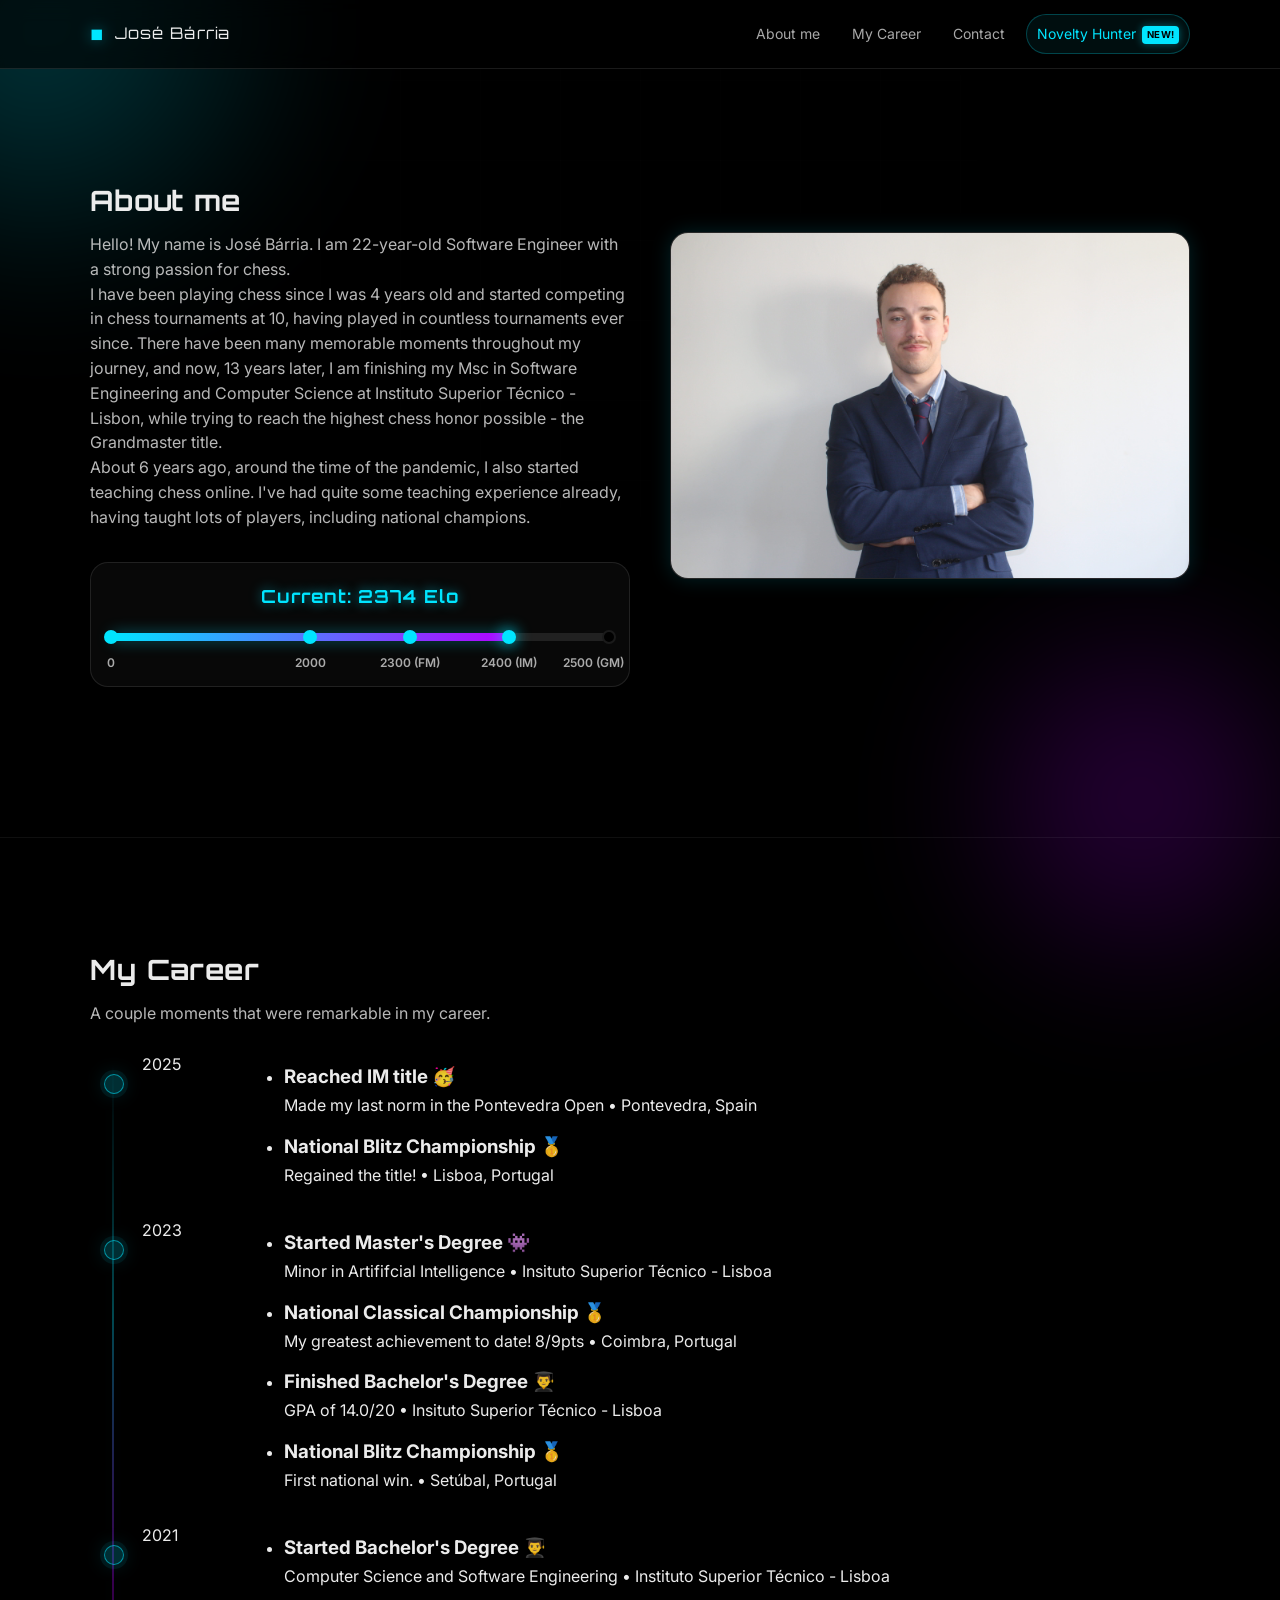
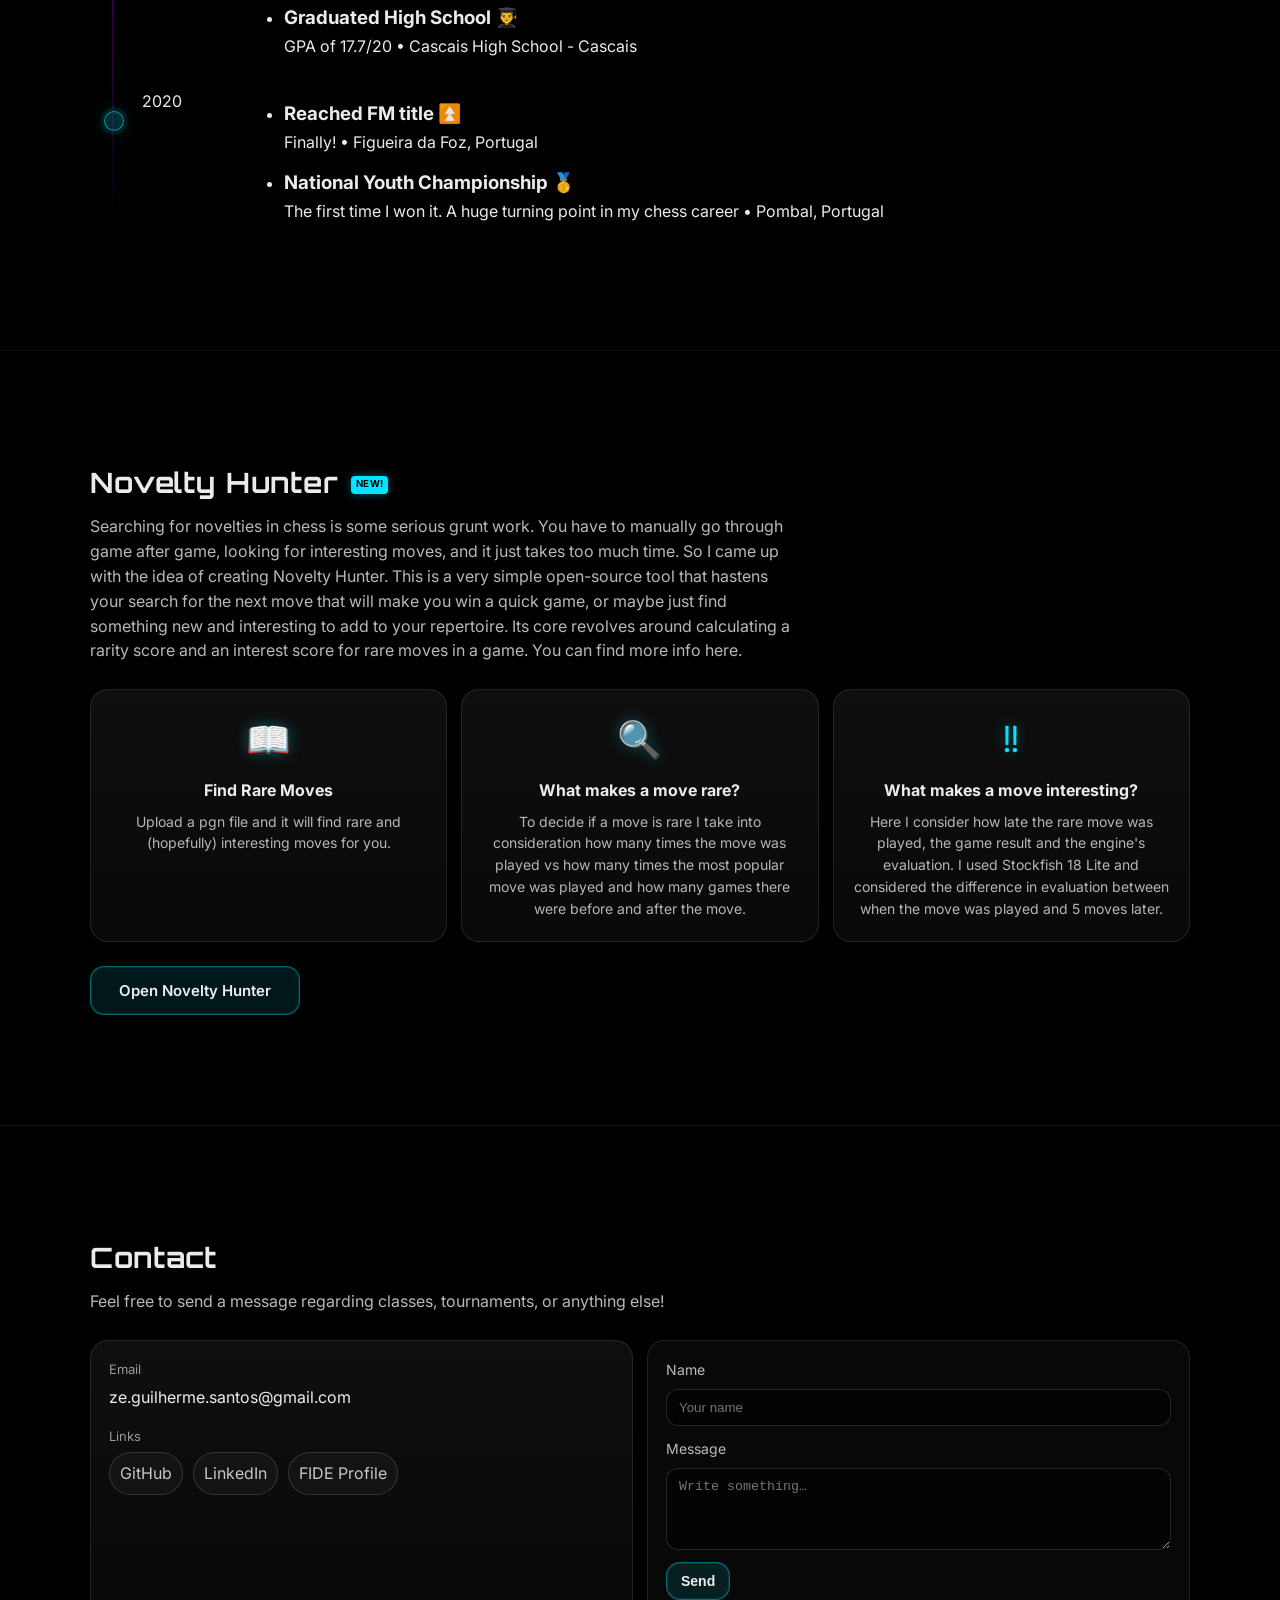
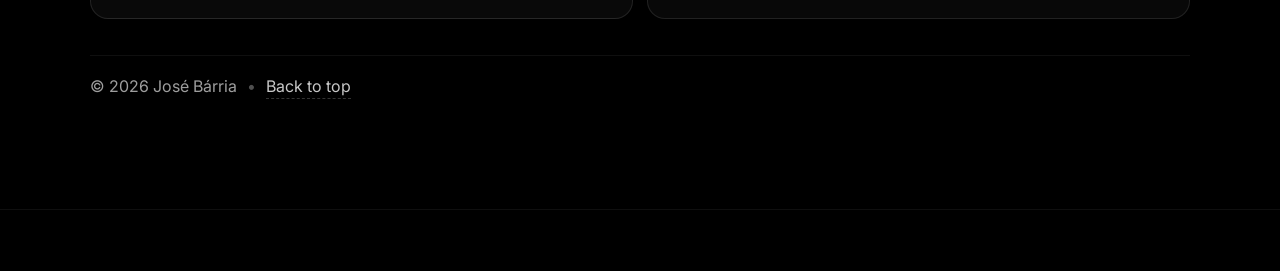
<file: index.html>
<!doctype html>
<html lang="en">
  <head>
    <meta charset="UTF-8" />
    <meta name="viewport" content="width=device-width, initial-scale=1.0" />
    <title>José Bárria</title>

    <!-- Optional: futuristic fonts (remove if you want fully offline/no external calls) -->
    <link rel="preconnect" href="https://fonts.googleapis.com">
    <link rel="preconnect" href="https://fonts.gstatic.com" crossorigin>
    <link href="https://fonts.googleapis.com/css2?family=Orbitron:wght@500;700&family=Inter:wght@400;600&display=swap" rel="stylesheet">

    <link rel="icon" type="image/jpeg" href="images/website_icon.jpg" />
    <link rel="stylesheet" href="styles.css" />
  </head>

  <body>
    <!-- Ambient neon background accents -->
    <div class="ambient" aria-hidden="true">
      <div class="glow glow--a"></div>
      <div class="glow glow--b"></div>
      <div class="grid"></div>
    </div>

    <header class="header">
      <div class="header__inner">
        <a class="brand" href="#about" aria-label="Go to Home">
          <span class="brand__mark">◼</span>
          <span class="brand__text">José Bárria</span>
        </a>

        <nav class="nav" aria-label="Primary">
          <a class="nav__link" href="#about">About me</a>
          <a class="nav__link" href="#career">My Career</a>
          <a class="nav__link" href="#contact">Contact</a>
          <a class="nav__link nav__link--accent" href="novelty-hunter/">Novelty Hunter <span class="badge-new">New!</span></a>
        </nav>
      </div>
    </header>

    <main class="main">
      <!-- HOME -->
      <!-- <section id="home" class="section section--hero reveal">
        <div class="container">
          <p class="eyebrow">SOFTWARE ENGINEERING / CHESS</p>
          <h1 class="title">
            Hi, my name is <span class="neon">José Bárria</span>.
            <br />
            I am a Software Engineer trying to achieve the <span class="neon neon--alt">Grandmaster Title</span> in <span class="neon">chess</span>.
          </h1>

          <p class="lead">
            Welcome to my website.
          </p>

          <div class="cta">
            <a class="btn btn--primary" href="#about">Profile</a>
            <a class="btn btn--ghost" href= "#contact">Contact</a>
          </div>

          <div class="hint">
            <span class="hint__dot"></span>
            <span class="hint__text">Scroll for more</span>
          </div>
        </div>
      </section> -->

      <!-- ABOUT -->
      <section id="about" class="section">
        <div class="container">
          <h2 class="section__title">About me</h2>
          <div class="about__content">
            <div class="about__text">
              <p class="section__text">
                Hello! My name is José Bárria. I am 22-year-old Software Engineer with a strong passion for chess. <br/>
                I have been playing chess since I was 4 years old and started competing in chess tournaments at 10,
                having played in countless tournaments ever since. There have been many memorable moments throughout
                my journey, and now, 13 years later, I am finishing my Msc in Software Engineering and Computer Science
                at Instituto Superior Técnico - Lisbon, while trying to reach the highest chess honor possible - 
                the Grandmaster title. <br/>
                About 6 years ago, around the time of the pandemic, I also started teaching chess online. I've had quite
                some teaching experience already, having taught lots of players, including national champions.
              </p>

              <div class="progress-container">
                <span class="progress-status-centered">Current: 2374 Elo</span>

                <div class="progress-track">
                  <div class="progress-fill" style="width: 80%;"></div>
                  
                  <div class="milestone-dot dot--0" data-label="0" data-info="The first rating I ever had was actually 1538. Achieved Feb 2015"></div>
                  <div class="milestone-dot dot--2000" data-label="2000" data-info="So called expert level. Achieved Jan 2018"></div>
                  <div class="milestone-dot dot--2300" data-label="2300 (FM)" data-info="Huge breakthrough for me. Achieved Oct 2020"></div>
                  <div class="milestone-dot dot--2400" data-label="2400 (IM)" data-info="Took me a while. Achieved Sept 2025"></div>
                  <div class="milestone-dot dot--2500" data-label="2500 (GM)" data-info="The highest honor in chess. Working on it!"></div>
                </div>
              </div>
              <!-- <div class="cards">
                <article class="card">
                  <h3 class="card__title">Goal</h3>
                  <p class="card__text">
                    Grandmaster: I need to get
                    <span class="tooltip">
                      3 GM Norms
                      <span class="tooltip__content">
                        A GM norm is achieved by scoring a required performance rating
                        in an international tournament against very strong opponents.
                      </span>
                    </span>
                    and surpass <span class="tooltip">
                      2500 FIDE Elo
                      <span class="tooltip__content">
                        FIDE Elo is a numerical rating system that rules the chess world.
                        FIDE is the Chess International Federation.
                      </span>
                    </span>
                    to achieve the title.
                  </p>
                </article>
                </article>
                <article class="card">
                  <h3 class="card__title">Currently</h3>
                  <p class="card__text">I am investing a lot of time and money into chess and we'll see how far I can get!</p>
                </article>
                <article class="card">
                  <h3 class="card__title">Eternal Learner</h3>
                  <p class="card__text">Being an obsessive learner, I love sports, 
                    learning new languages, and stuff like that. I currently speak Portuguese, English and Spanish flutently
                    and am looking to expand that in the future!
                  </p>
                </article>
              </div> -->
            </div>

            <div class="about__image">
              <img src="./images/fato_2.jpg" alt="José Bárria" class="profile-img">
            </div>

          </div>
        </div>
      </section>

      <!-- CAREER -->
      <section id="career" class="section reveal">
        <div class="container">
          <h2 class="section__title">My Career</h2>
          <p class="section__text">
            A couple moments that were remarkable in my career.
          </p>
          <div class="career-timeline-wrapper">
            <div class="career-timeline">
              <article class="milestone">
                <div class="milestone__left">
                  <time class="milestone__date">2025</time>
                </div>

                <div class="milestone__card">
                  <ul>
                    <li>
                      <h3 class="milestone__title">Reached IM title 🥳</h3>
                      <p class="milestone__meta">Made my last norm in the Pontevedra Open • Pontevedra, Spain</p>
                    </li>
                    <li>
                      <h3 class="milestone__title">National Blitz Championship 🥇</h3>
                      <p class="milestone__meta">Regained the title! • Lisboa, Portugal</p>
                    </li>   
                  </ul>
                </div>
              </article>

              <article class="milestone">
                <div class="milestone__left">
                  <time class="milestone__date">2023</time>
                </div>

                <div class="milestone__card">
                  <ul>
                    <li>
                      <h3 class="milestone__title">Started Master's Degree 👾</h3>
                      <p class="milestone__meta">Minor in Artififcial Intelligence • Insituto Superior Técnico - Lisboa</p>
                    </li>
                    <li>
                      <h3 class="milestone__title">National Classical Championship 🥇</h3>
                      <p class="milestone__meta">My greatest achievement to date! 8/9pts • Coimbra, Portugal</p>
                    </li> 
                    <li>
                      <h3 class="milestone__title">Finished Bachelor's Degree 👨‍🎓</h3>
                      <p class="milestone__meta">GPA of 14.0/20 • Insituto Superior Técnico - Lisboa</p>
                    </li>
                    <li>
                      <h3 class="milestone__title">National Blitz Championship 🥇</h3>
                      <p class="milestone__meta">First national win. • Setúbal, Portugal</p>
                    </li>                 
                  </ul>
                </div>
              </article>

              <article class="milestone">
                <div class="milestone__left">
                  <time class="milestone__date">2021</time>
                </div>

                <div class="milestone__card">
                  <ul>        
                    <li>
                      <h3 class="milestone__title">Started Bachelor's Degree 👨‍🎓</h3>
                      <p class="milestone__meta">Computer Science and Software Engineering • Instituto Superior Técnico - Lisboa</p>
                    </li>
                    <li>
                      <h3 class="milestone__title">Graduated High School 👨‍🎓</h3>
                      <p class="milestone__meta">GPA of 17.7/20 • Cascais High School - Cascais</p>
                    </li>    
                  </ul>
                </div>
              </article>

              <article class="milestone">
                <div class="milestone__left">
                  <time class="milestone__date">2020</time>
                </div>

                <div class="milestone__card">
                  <ul>
                    <li>
                      <h3 class="milestone__title">Reached FM title ⏫</h3>
                      <p class="milestone__meta">Finally! • Figueira da Foz, Portugal</p>
                    </li>
                    <li>
                      <h3 class="milestone__title">National Youth Championship 🥇</h3>
                      <p class="milestone__meta">The first time I won it. A huge turning point in my chess career • Pombal, Portugal</p>
                    </li>       
                  </ul>
                </div>
              </article>

            </div>
          </div>
      </div>
      </section>

      <!-- CLASSES
      <section id="classes" class="section reveal">
        <div class="container">
          <h2 class="section__title">Classes</h2>
          <p class="section__text">
            Boilerplate: highlight relevant courses, what you learned, and what projects came out of them.
          </p>

          <div class="timeline">
            <div class="timeline__item">
              <div class="timeline__tag">Course</div>
              <div class="timeline__content">
                <h3 class="timeline__title">Course Name — Topic</h3>
                <p class="timeline__text">Boilerplate: key topics, tools, and outcomes.</p>
              </div>
            </div>

            <div class="timeline__item">
              <div class="timeline__tag">Course</div>
              <div class="timeline__content">
                <h3 class="timeline__title">Course Name — Topic</h3>
                <p class="timeline__text">Boilerplate: projects, skills, and takeaways.</p>
              </div>
            </div>

            <div class="timeline__item">
              <div class="timeline__tag">Course</div>
              <div class="timeline__content">
                <h3 class="timeline__title">Course Name — Topic</h3>
                <p class="timeline__text">Boilerplate: what you’re proud of and what you improved.</p>
              </div>
            </div>
          </div>
        </div>
      </section>
      -->

      <!-- NOVELTY HUNTER -->
      <section id="novelty-hunter" class="section reveal">
        <div class="container">
          <h2 class="section__title">Novelty Hunter <span class="badge-new">New!</span></h2>
          <p class="section__text">
            Searching for novelties in chess is some serious grunt work. You have to manually
            go through game after game, looking for interesting moves, and it just takes too much time.
            So I came up with the idea of creating Novelty Hunter. This is a very simple open-source tool
            that hastens your search for the next move that will make you win a quick game, or maybe just 
            find something new and interesting to add to your repertoire. Its core revolves around calculating
            a rarity score and an interest score for rare moves in a game. You can find more info here.
          </p>
          <div class="nh-promo">
            <div class="nh-promo__card">
              <div class="nh-promo__icon">&#128214;</div>
              <h3 class="nh-promo__title">Find Rare Moves</h3>
              <p class="nh-promo__text">Upload a pgn file and it will find rare and (hopefully) interesting moves for you.</p>
            </div>
            <div class="nh-promo__card">
              <div class="nh-promo__icon">&#128269;</div>
              <h3 class="nh-promo__title">What makes a move rare?</h3>
              <p class="nh-promo__text">To decide if a move is rare I take into consideration how many times the move was played vs how many
                times the most popular move was played and how many games there were before and after the move.</p>
            </div>
            <div class="nh-promo__card">
              <div class="nh-promo__icon">&#8252;</div>
              <h3 class="nh-promo__title">What makes a move interesting?</h3>
              <p class="nh-promo__text">Here I consider how late the rare move was played, the game result
                and the engine's evaluation. I used Stockfish 18 Lite and considered the difference in evaluation between
                when the move was played and 5 moves later.</p>
            </div>
          </div>
          <a class="btn btn--primary nh-launch-btn" href="novelty-hunter/">Open Novelty Hunter</a>
        </div>
      </section>

      <!-- CONTACT -->
      <section id="contact" class="section reveal">
        <div class="container">
          <h2 class="section__title">Contact</h2>
          <p class="section__text">
            Feel free to send a message regarding classes, tournaments, or anything else!
          </p>

          <div class="contact">
            <div class="contact__panel">
              <p class="contact__label">Email</p>
              <a class="contact__value" href="mailto:ze.guilherme.santos@gmail.com">ze.guilherme.santos@gmail.com</a>

              <p class="contact__label">Links</p>
              <div class="contact__links">
                <a href="https://github.com/JoseBarriaSantos" class="chip">GitHub</a>
                <a href="https://linkedin.com/in/jose-barria-santos" class="chip">LinkedIn</a>
                <a href="https://ratings.fide.com/profile/1939300" class="chip">FIDE Profile</a>
              </div>
            </div>

            <form class="form" id="contact-form">
              <input type="hidden" name="access_key" value="e2c02166-8454-48e5-b2c0-4db58735a59f">
              <input type="hidden" name="subject" value="New message from josebarria.github.io">

              <label class="form__label">
                Name
                <input class="form__input" type="text" name="name" placeholder="Your name" required />
              </label>

              <label class="form__label">
                Message
                <textarea class="form__textarea" name="message" rows="4" placeholder="Write something…" required></textarea>
              </label>

              <button class="btn btn--primary" type="submit" id="contact-submit">Send</button>
              <p id="contact-result" class="form__hint" style="display:none;"></p>
            </form>
          </div>

          <footer class="footer">
            <span>© <span id="year"></span> José Bárria</span>
            <span class="footer__sep">•</span>
            <a href="#about" class="footer__link">Back to top</a>
          </footer>
        </div>
      </section>
    </main>

    <script src="script.js"></script>
  </body>
</html>
</file>
<file: styles.css>
/* ---------- Base ---------- */
:root{
  --bg: #000;
  --fg: rgba(255,255,255,0.92);
  --muted: rgba(255,255,255,0.66);

  --neon: #00e5ff;     /* cyan */
  --neon2: #b300ff;    /* purple */
  --stroke: rgba(255,255,255,0.10);
  --card: rgba(255,255,255,0.06);
  --card2: rgba(255,255,255,0.035);
}

* { box-sizing: border-box; }
html { scroll-behavior: smooth; }
body{
  margin: 0;
  background: var(--bg);
  color: var(--fg);
  font-family: Inter, system-ui, -apple-system, Segoe UI, Roboto, Arial, sans-serif;
  line-height: 1.55;
  overflow-x: hidden;
}

a { color: inherit; text-decoration: none; }
.container{
  width: min(1100px, calc(100% - 40px));
  margin: 0 auto;
}

/* ---------- Ambient background ---------- */
.ambient{
  position: fixed;
  inset: 0;
  pointer-events: none;
  z-index: -1;
}
.glow{
  position: absolute;
  width: 520px;
  height: 520px;
  border-radius: 999px;
  filter: blur(60px);
  opacity: 0.25;
}
.glow--a{
  top: -140px;
  left: -120px;
  background: radial-gradient(circle at 30% 30%, var(--neon), transparent 60%);
}
.glow--b{
  bottom: -160px;
  right: -120px;
  background: radial-gradient(circle at 50% 50%, var(--neon2), transparent 60%);
}
.grid{
  position: absolute;
  inset: 0;
  opacity: 0.12;
  background-image:
    linear-gradient(to right, rgba(255,255,255,0.06) 1px, transparent 1px),
    linear-gradient(to bottom, rgba(255,255,255,0.06) 1px, transparent 1px);
  background-size: 80px 80px;
  mask-image: radial-gradient(circle at 50% 20%, rgba(0,0,0,1), rgba(0,0,0,0) 70%);
}

/* ---------- Header / Nav ---------- */
.header{
  position: sticky;
  top: 0;
  backdrop-filter: blur(10px);
  background: rgba(0,0,0,0.60);
  border-bottom: 1px solid var(--stroke);
  z-index: 50;
}
.header__inner{
  display: flex;
  align-items: center;
  justify-content: space-between;
  width: min(1100px, calc(100% - 40px));
  margin: 0 auto;
  padding: 14px 0;
  gap: 16px;
}
.brand{
  display: inline-flex;
  align-items: center;
  gap: 10px;
  font-family: Orbitron, Inter, system-ui, sans-serif;
  letter-spacing: 0.08em;
}
.brand__mark{
  color: var(--neon);
  text-shadow: 0 0 14px rgba(0,229,255,0.35);
}
.nav{
  display: flex;
  flex-wrap: wrap;
  gap: 10px;
  justify-content: flex-end;
}
.nav__link{
  padding: 8px 10px;
  border: 1px solid transparent;
  border-radius: 999px;
  color: var(--muted);
  font-size: 14px;
  transition: border-color 200ms ease, color 200ms ease, background 200ms ease;
}
.nav__link:hover{
  color: var(--fg);
  border-color: rgba(255,255,255,0.14);
  background: rgba(255,255,255,0.04);
}
.nav__link--accent{
  color: var(--neon);
  border-color: rgba(0,229,255,0.25);
  background: rgba(0,229,255,0.06);
}
.nav__link--accent:hover{
  color: #fff;
  border-color: rgba(0,229,255,0.45);
  background: rgba(0,229,255,0.12);
}

/* ---------- Sections ---------- */
.main { padding-bottom: 60px; }

.section{
  padding: 110px 0;
  border-bottom: 1px solid rgba(255,255,255,0.06);
}
.section--hero{
  padding: 130px 0 120px;
}
.eyebrow{
  font-family: Orbitron, Inter, system-ui, sans-serif;
  letter-spacing: 0.20em;
  font-size: 12px;
  color: rgba(255,255,255,0.60);
  margin: 0 0 14px;
}
.title{
  font-size: clamp(34px, 4.2vw, 56px);
  line-height: 1.05;
  margin: 0 0 16px;
  font-family: Orbitron, Inter, system-ui, sans-serif;
  letter-spacing: 0.02em;
}
.lead{
  font-size: 16px;
  color: rgba(255,255,255,0.74);
  max-width: 64ch;
  margin: 0 0 26px;
}
.section__title{
  font-size: 28px;
  margin: 0 0 10px;
  font-family: Orbitron, Inter, system-ui, sans-serif;
  letter-spacing: 0.03em;
}
.section__text{
  color: rgba(255,255,255,0.72);
  margin: 0 0 26px;
  max-width: 70ch;
}

.neon{
  color: var(--neon);
  text-shadow: 0 0 18px rgba(0,229,255,0.35);
}
.neon--alt{
  color: var(--neon2);
  text-shadow: 0 0 18px rgba(179,0,255,0.35);
}

/* --------- About ------------- */
/* Split Layout */
.about__content {
  display: flex;
  gap: 40px;
  align-items: flex-start;
  margin-bottom: 40px; /* Space before the cards start */
}

.about__text {
  flex: 1; /* Takes up remaining space */
}

.about__image {
  flex: 0 0 520px; /* Fixed width for the image container */
}

.profile-img {
  width: 100%;
  height: auto;
  border-radius: 18px;
  border: 1px solid var(--stroke);
  box-shadow: 0 0 20px rgba(0, 229, 255, 0.15);
  background: var(--card); /* Placeholder background while loading */
}

/* Responsive: Stack text and image on mobile */
@media (max-width: 900px) {
  .about__content {
    flex-direction: column;
  }
  .about__image {
    flex: 1;
    width: 100%;
    max-width: 400px; /* Prevents the image from getting too huge on tablets */
    margin: 0 auto;
  }
}

/* Progress Tracker Styles */
.progress-container {
  position: relative; /* Crucial for absolute positioning of the label */
  margin-top: 32px;
  padding: 60px 20px 35px; /* Increased top padding to accommodate the label */
  background: rgba(255, 255, 255, 0.03);
  border: 1px solid var(--stroke);
  border-radius: 18px;
}

.progress-status-centered {
  position: absolute;
  top: 20px; /* Positions it towards the top of the container */
  left: 50%;
  transform: translateX(-50%); /* Perfectly centers it horizontally */
  white-space: nowrap;
  font-family: 'Orbitron', sans-serif;
  font-size: 18px;
  font-weight: 700;
  color: var(--neon);
  text-shadow: 0 0 12px rgba(0, 229, 255, 0.6);
  letter-spacing: 0.05em;
}

.progress-track {
  position: relative;
  height: 8px;
  background: rgba(255, 255, 255, 0.1);
  border-radius: 999px;
  margin: 10px 0;
}

.progress-fill {
  height: 100%;
  background: linear-gradient(90deg, var(--neon), var(--neon2));
  border-radius: 999px;
  box-shadow: 0 0 15px rgba(0, 229, 255, 0.4);
  position: relative;
}

.milestone-dot {
  cursor: pointer;
  transition: transform 0.2s ease, box-shadow 0.2s ease, background-color 0.2s ease;
  position: absolute;
  top: 50%;
  transform: translate(-50%, -50%);
  width: 14px;
  height: 14px;
  background: var(--bg);
  border: 2px solid var(--stroke);
  border-radius: 50%;
  z-index: 2;
}

.milestone-dot:hover {
  transform: translate(-50%, -50%) scale(1.3); /* Slightly enlarge on hover */
  background-color: var(--neon);
  box-shadow: 0 0 15px var(--neon), 0 0 30px rgba(0, 229, 255, 0.4);
}

/* 3. Show Card on Hover */
.milestone-dot:hover::before {
  opacity: 1;
  transform: translateX(-50%) translateY(0);
}

/* Specific dot positions */

/* 0 is the start */
.dot--0 { left: 0%; border-color: var(--neon); background: var(--neon); }

/* 2000: Placed at 40% (the "Left of Middle" anchor) */
.dot--2000 { left: 40%; border-color: var(--neon); background: var(--neon); }

/* 2300: Placed at 65% */
.dot--2300 { left: 60%; border-color: var(--neon); background: var(--neon); }

/* 2400: Placed at 80% (Current Position) */
.dot--2400 { 
  left: 80%; 
  border-color: var(--neon); 
  background: var(--neon);
  box-shadow: 0 0 15px var(--neon); 
}

/* 2500: The Goal */
.dot--2500 { left: 100%; }

/* Target the label specifically for the last dot */
.dot--2500::after {
  left: auto !important;       /* Kills the 50% positioning */
  right: 0 !important;        /* Snaps the end of the text to the dot */
  transform: translateX(0) !important; /* Removes the centering shift */
  margin-right: -10px;        /* Pulls it slightly back to align with the dot center */
  text-align: right;
  white-space: nowrap;
}

/* 2. The Info Card (using ::before) */
.milestone-dot::before {
  content: attr(data-info); /* Grabs text from data-info attribute */
  position: absolute;
  bottom: 45px; /* Sits above the dot */
  left: 50%;
  transform: translateX(-50%) translateY(10px);
  
  /* Styling the card */
  width: 180px;
  padding: 10px;
  background: rgba(0, 0, 0, 0.95);
  border: 1px solid var(--neon);
  border-radius: 8px;
  color: #fff;
  font-family: 'Inter', sans-serif;
  font-size: 11px;
  line-height: 1.4;
  text-align: center;
  pointer-events: none; /* Prevents the card from interfering with mouse movement */
  
  /* Hidden by default */
  opacity: 0;
  transition: opacity 0.3s ease, transform 0.3s ease;
  z-index: 10;
}

/* Update the Label spacing to match the new dots */
.milestone-dot::after {
  content: attr(data-label);
  position: absolute;
  top: 22px;
  left: 50%;
  transform: translateX(-50%);
  font-family: 'Inter', system-ui, sans-serif; 
  font-weight: 600;
  font-size: 12px;
  color: var(--muted);
  white-space: nowrap;
}

/* Mobile adjustment */
@media (max-width: 600px) {
  .dot--2300::after { display: none; }
}

/* ---------- Buttons ---------- */
.cta{ display: flex; gap: 12px; flex-wrap: wrap; }
.btn{
  border: 1px solid rgba(255,255,255,0.14);
  background: rgba(255,255,255,0.04);
  color: var(--fg);
  padding: 10px 14px;
  border-radius: 14px;
  font-weight: 600;
  font-size: 14px;
  cursor: pointer;
  transition: transform 180ms ease, background 200ms ease, border-color 200ms ease;
}
.btn:hover{ transform: translateY(-1px); }
.btn--primary{
  border-color: rgba(0,229,255,0.40);
  background: rgba(0,229,255,0.10);
  box-shadow: 0 0 0 1px rgba(0,229,255,0.12) inset;
}
.btn--ghost{
  background: transparent;
}

/* ---------- Hint ---------- */
.hint{
  margin-top: 40px;
  display: inline-flex;
  align-items: center;
  gap: 10px;
  color: rgba(255,255,255,0.60);
  font-size: 14px;
}
.hint__dot{
  width: 8px; height: 8px; border-radius: 999px;
  background: var(--neon);
  box-shadow: 0 0 16px rgba(0,229,255,0.45);
  animation: pulse 1.6s ease-in-out infinite;
}
@keyframes pulse{
  0%, 100% { transform: scale(1); opacity: 0.75; }
  50% { transform: scale(1.35); opacity: 1; }
}

/* ---------- Cards ---------- */
.cards{
  display: grid;
  grid-template-columns: repeat(3, minmax(0, 1fr));
  gap: 14px;
}
.cards--two{
  grid-template-columns: repeat(2, minmax(0, 1fr));
}
.card{
  border: 1px solid var(--stroke);
  border-radius: 18px;
  background: linear-gradient(180deg, var(--card), var(--card2));
  padding: 18px;
}
.card__title{
  margin: 0 0 8px;
  font-weight: 700;
  letter-spacing: 0.02em;
}
.card__text, .card__meta{
  margin: 0;
  color: rgba(255,255,255,0.70);
}
.card__meta{ margin-bottom: 10px; font-size: 14px; }

/* ---------- Timeline ---------- */
.timeline{
  display: grid;
  gap: 12px;
}
.timeline__item{
  display: grid;
  grid-template-columns: 110px 1fr;
  gap: 14px;
  border: 1px solid var(--stroke);
  border-radius: 18px;
  padding: 16px;
  background: rgba(255,255,255,0.03);
}
.timeline__tag{
  font-family: Orbitron, Inter, system-ui, sans-serif;
  font-size: 12px;
  letter-spacing: 0.12em;
  color: rgba(255,255,255,0.62);
}
.timeline__title{
  margin: 0 0 6px;
}
.timeline__text{
  margin: 0;
  color: rgba(255,255,255,0.70);
}

/* ---------- Lists ---------- */
.list{
  margin: 10px 0 0;
  padding-left: 18px;
  color: rgba(255,255,255,0.72);
}

/* ---------- Contact ---------- */
.contact{
  display: grid;
  grid-template-columns: 1fr 1fr;
  gap: 14px;
}
.contact__panel{
  border: 1px solid var(--stroke);
  border-radius: 18px;
  padding: 18px;
  background: linear-gradient(180deg, var(--card), var(--card2));
}
.contact__label{
  margin: 0 0 6px;
  color: rgba(255,255,255,0.58);
  font-size: 13px;
}
.contact__value{
  display: inline-block;
  margin: 0 0 16px;
  color: var(--fg);
}
.contact__links{
  display: flex;
  flex-wrap: wrap;
  gap: 10px;
}
.chip{
  border: 1px solid rgba(255,255,255,0.14);
  padding: 8px 10px;
  border-radius: 999px;
  background: rgba(255,255,255,0.03);
  color: rgba(255,255,255,0.76);
}

.form{
  border: 1px solid var(--stroke);
  border-radius: 18px;
  padding: 18px;
  background: rgba(255,255,255,0.03);
}
.form__label{
  display: grid;
  gap: 8px;
  margin-bottom: 12px;
  color: rgba(255,255,255,0.72);
  font-size: 14px;
}
.form__input, .form__textarea{
  width: 100%;
  border-radius: 12px;
  border: 1px solid rgba(255,255,255,0.14);
  background: rgba(0,0,0,0.6);
  color: var(--fg);
  padding: 10px 12px;
  outline: none;
}
.form__input:focus, .form__textarea:focus{
  border-color: rgba(0,229,255,0.40);
  box-shadow: 0 0 0 3px rgba(0,229,255,0.10);
}
.form__hint{
  margin: 10px 0 0;
  color: rgba(255,255,255,0.55);
  font-size: 13px;
}

/* ---------- Footer ---------- */
.footer{
  margin-top: 36px;
  padding-top: 18px;
  border-top: 1px solid rgba(255,255,255,0.06);
  display: flex;
  align-items: center;
  gap: 10px;
  color: rgba(255,255,255,0.62);
  flex-wrap: wrap;
}
.footer__link{
  color: rgba(255,255,255,0.78);
  border-bottom: 1px dashed rgba(255,255,255,0.20);
}
.footer__sep{ opacity: 0.5; }

/* ---------- Scroll reveal ---------- */
.reveal{
  opacity: 0;
  transform: translateY(14px);
  transition: opacity 600ms ease, transform 600ms ease;
  will-change: opacity, transform;
}
.reveal.is-visible{
  opacity: 1;
  transform: translateY(0);
}

/* ---------- Responsive ---------- */
@media (max-width: 900px){
  .cards{ grid-template-columns: 1fr; }
  .cards--two{ grid-template-columns: 1fr; }
  .contact{ grid-template-columns: 1fr; }
  .timeline__item{ grid-template-columns: 1fr; }
}

/* ---------- Career timeline (no horizontal scroll, 2 columns) ---------- */
.career-timeline-wrapper{
  overflow: visible;   /* no horizontal scroll stuff */
  padding-bottom: 0;
}

.career-timeline{
  position: relative;
  display: grid;
  gap: 14px;
  padding: 0;          /* no top padding needed now */
}

/* the horizontal neon line across the whole container */
.career-timeline::before{
  content: "";
  position: absolute;
  left: 22px;
  top: 6px;
  bottom: 6px;
  width: 2px;
  background: linear-gradient(
    to bottom,
    rgba(0,229,255,0.0),
    rgba(0,229,255,0.35),
    rgba(179,0,255,0.35),
    rgba(0,229,255,0.0)
  );
  box-shadow: 0 0 18px rgba(0,229,255,0.12);
  opacity: 0.9;
}

.milestone{
  position: relative;
  display: grid;
  grid-template-columns: 140px 1fr;
  gap: 14px;
  align-items: start;
}

/* circle on TOP of the line */
.milestone::before{
  content: "";
  position: absolute;
  left: 14px;
  top: 22px;
  width: 18px;
  height: 18px;
  border-radius: 999px;
  background: rgba(0,229,255,0.20);
  border: 1px solid rgba(0,229,255,0.55);
  box-shadow:
    0 0 0 4px rgba(0,229,255,0.08),
    0 0 20px rgba(0,229,255,0.18);
}

.milestone__left{
  padding-left: 52px;   /* room for line + node */
  display: grid;
  gap: 8px;
}

.milestone__title{
  margin: 0 0 2px;   /* was 6px in the starter */
}

.milestone__meta{
  margin: 0;         /* was 0 0 10px */
}

.milestone__card{
  margin-top: -6px;   /* try -6px to -14px */
}

.milestone__card li{
  margin-bottom: 14px;       /* 👈 THIS controls spacing */
}

/* responsive: stack to 1 column on small screens */
@media (max-width: 900px){
  .milestone{
    grid-template-columns: 1fr;
  }
  .career-timeline::before{
    left: 12px;
  }
  .milestone::before{
    left: 4px;
  }
  .milestone__left{
    padding-left: 40px;
  }
}

/* ---------- Novelty Hunter promo ---------- */
.nh-promo{
  display: grid;
  grid-template-columns: repeat(3, 1fr);
  gap: 14px;
  margin-bottom: 24px;
}
.nh-promo__card{
  border: 1px solid var(--stroke);
  border-radius: 18px;
  background: linear-gradient(180deg, var(--card), var(--card2));
  padding: 22px 18px;
  text-align: center;
}
.nh-promo__icon{
  font-size: 36px;
  margin-bottom: 10px;
  color: var(--neon);
  text-shadow: 0 0 14px rgba(0,229,255,0.35);
}
.nh-promo__title{
  margin: 0 0 8px;
  font-weight: 700;
  font-size: 16px;
}
.nh-promo__text{
  margin: 0;
  color: rgba(255,255,255,0.70);
  font-size: 14px;
}
.nh-launch-btn{
  display: inline-block;
  padding: 12px 28px;
  font-size: 15px;
}
@media (max-width: 900px){
  .nh-promo{ grid-template-columns: 1fr; }
}

/* ---------- Tooltip ---------- */
.tooltip{
  position: relative;
  cursor: help;
  color: var(--neon);
  text-shadow: 0 0 8px rgba(0,229,255,0.35);
  border-bottom: 1px dashed rgba(0,229,255,0.5);
}

.tooltip__content{
  position: absolute;
  bottom: 140%;
  left: 50%;
  transform: translateX(-50%);
  min-width: 220px;
  max-width: 280px;
  padding: 10px 12px;
  border-radius: 10px;
  background: rgba(0,0,0,0.92);
  border: 1px solid rgba(0,229,255,0.35);
  color: rgba(255,255,255,0.9);
  font-size: 13px;
  line-height: 1.4;
  box-shadow:
    0 0 20px rgba(0,229,255,0.18),
    0 0 0 1px rgba(0,229,255,0.12);

  opacity: 0;
  pointer-events: none;
  transition: opacity 180ms ease, transform 180ms ease;
}

/* small arrow */
.tooltip__content::after{
  content: "";
  position: absolute;
  top: 100%;
  left: 50%;
  transform: translateX(-50%);
  border-width: 6px;
  border-style: solid;
  border-color: rgba(0,229,255,0.35) transparent transparent transparent;
}

.tooltip:hover .tooltip__content{
  opacity: 1;
  transform: translateX(-50%) translateY(-4px);
}

/* "New!" badge */
.badge-new {
  display: inline-block;
  font-family: Inter, system-ui, sans-serif;
  font-size: 0.6rem;
  font-weight: 700;
  text-transform: uppercase;
  letter-spacing: 0.5px;
  color: #000;
  background: var(--neon);
  padding: 0.15em 0.45em;
  border-radius: 4px;
  vertical-align: middle;
  margin-left: 0.3em;
  box-shadow: 0 0 8px rgba(0,229,255,0.4);
  animation: badge-pulse 2s ease-in-out infinite;
}

@keyframes badge-pulse {
  0%, 100% { box-shadow: 0 0 8px rgba(0,229,255,0.4); }
  50% { box-shadow: 0 0 16px rgba(0,229,255,0.7); }
}
</file>
